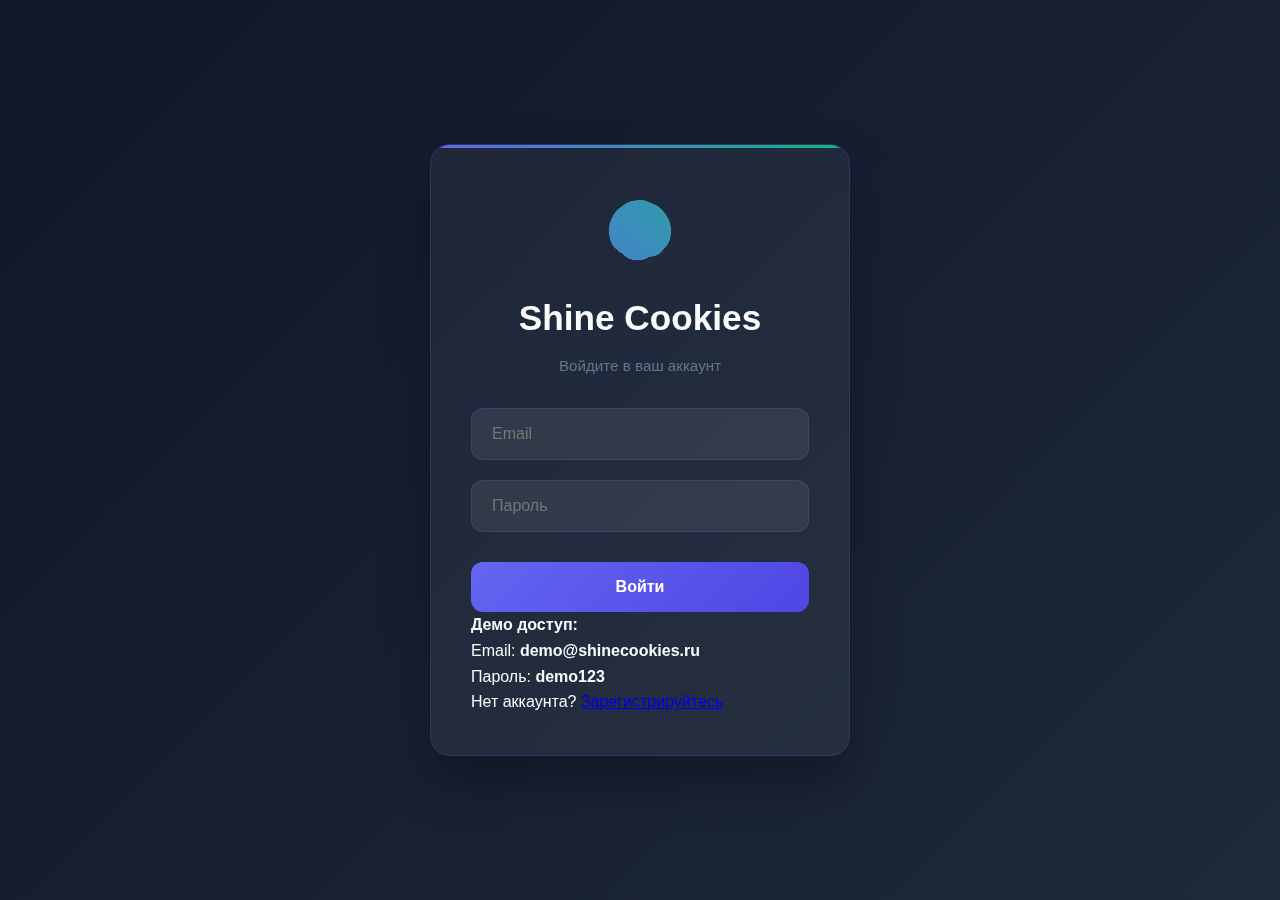
<file: index.html>
<!DOCTYPE html>
<html lang="ru">
<head>
    <meta charset="UTF-8">
    <meta name="viewport" content="width=device-width, initial-scale=1.0">
    <title>Вход - Shine Cookies</title>
    <link rel="stylesheet" href="style.css">
</head>
<body>
    <div class="auth-container">
        <div class="auth-card">
            <div class="auth-header">
                <span class="logo-icon">🍪</span>
                <h1>Shine Cookies</h1>
                <p>Войдите в ваш аккаунт</p>
            </div>

            <form id="loginForm" class="auth-form">
                <div class="form-group">
                    <input type="email" id="loginEmail" placeholder="Email" required class="form-input">
                </div>
                <div class="form-group">
                    <input type="password" id="loginPassword" placeholder="Пароль" required class="form-input">
                </div>
                <button type="submit" class="auth-btn">Войти</button>
            </form>

            <div class="demo-credentials">
                <p><strong>Демо доступ:</strong></p>
                <p>Email: <strong>demo@shinecookies.ru</strong></p>
                <p>Пароль: <strong>demo123</strong></p>
            </div>

            <div class="auth-footer">
                <p>Нет аккаунта? <a href="register.html" class="auth-link">Зарегистрируйтесь</a></p>
            </div>
        </div>
    </div>

    <div class="bg-elements">
        <div class="bg-circle circle-1"></div>
        <div class="bg-circle circle-2"></div>
        <div class="bg-circle circle-3"></div>
    </div>

    <script src="auth.js"></script>
    <script>
        document.addEventListener('DOMContentLoaded', function() {
            // Проверить авторизацию при загрузке
            if (getCurrentUser()) {
                window.location.href = 'dashboard.html';
            }

            document.getElementById('loginForm').addEventListener('submit', function(e) {
                e.preventDefault();
                
                const email = document.getElementById('loginEmail').value;
                const password = document.getElementById('loginPassword').value;
                
                if (loginUser(email, password)) {
                    window.location.href = 'dashboard.html';
                }
            });
        });
    </script>
</body>
</html>
</file>
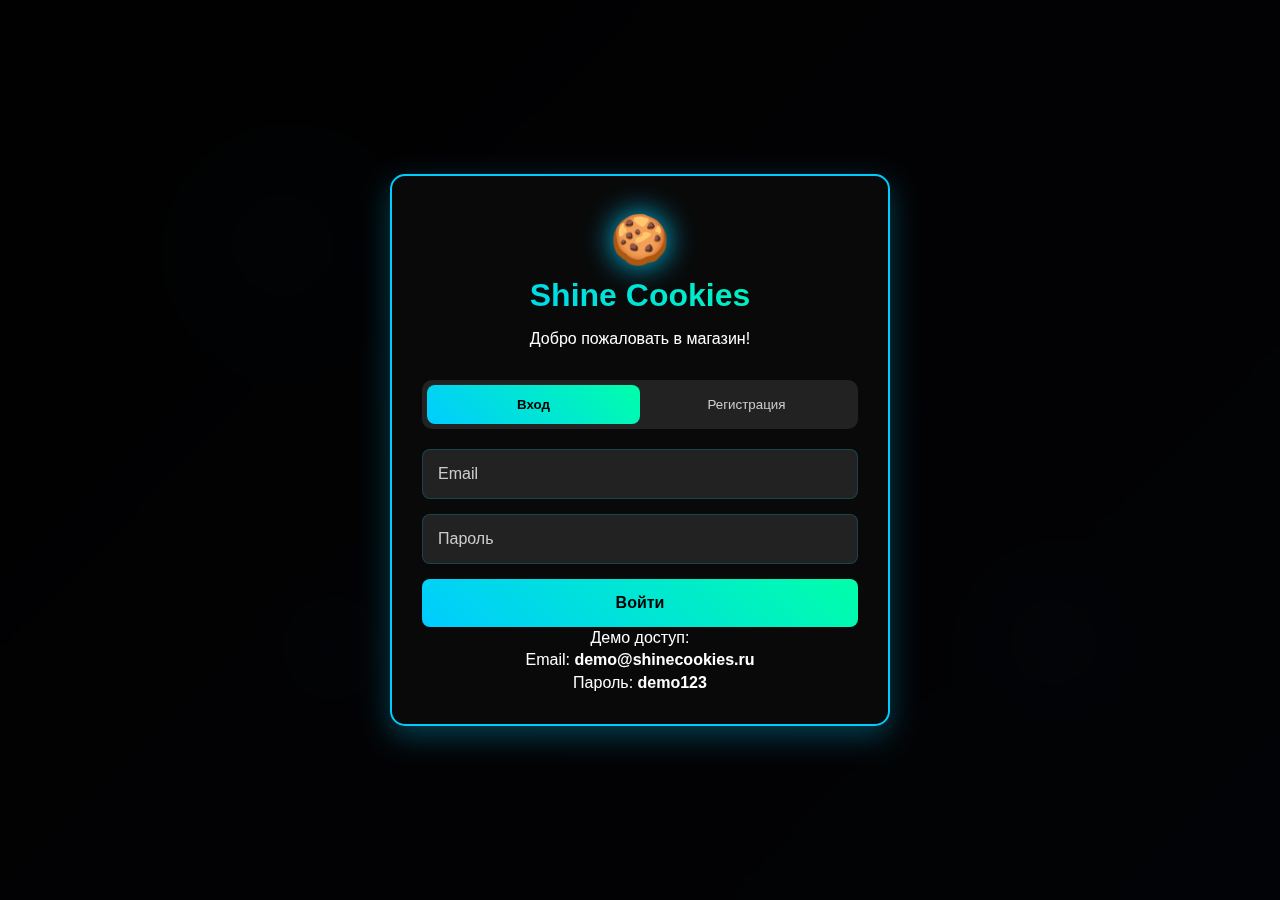
<file: sait/index.html>
<!DOCTYPE html>
<html lang="ru">
<head>
    <meta charset="UTF-8">
    <meta name="viewport" content="width=device-width, initial-scale=1.0">
    <title>Shine Cookies - Premium аккаунты</title>
    <link rel="stylesheet" href="style.css">
</head>
<body>
    <!-- Auth Modal -->
    <div id="authModal" class="modal-visible">
        <div class="modal-content auth-modal">
            <div class="auth-container">
                <div class="auth-header">
                    <span class="logo-icon">🍪</span>
                    <h2>Shine Cookies</h2>
                    <p>Добро пожаловать в магазин!</p>
                </div>
                
                <div class="auth-tabs">
                    <button class="tab-btn active" onclick="switchTab('login')">Вход</button>
                    <button class="tab-btn" onclick="switchTab('register')">Регистрация</button>
                </div>

                <!-- Login Form -->
                <form id="loginForm" class="auth-form active">
                    <div class="form-group">
                        <input type="email" id="loginEmail" placeholder="Email" required class="form-input">
                    </div>
                    <div class="form-group">
                        <input type="password" id="loginPassword" placeholder="Пароль" required class="form-input">
                    </div>
                    <button type="submit" class="auth-btn">Войти</button>
                    <div class="demo-credentials">
                        <p>Демо доступ:</p>
                        <p>Email: <strong>demo@shinecookies.ru</strong></p>
                        <p>Пароль: <strong>demo123</strong></p>
                    </div>
                </form>

                <!-- Register Form -->
                <form id="registerForm" class="auth-form">
                    <div class="form-group">
                        <input type="text" id="registerName" placeholder="Имя" required class="form-input">
                    </div>
                    <div class="form-group">
                        <input type="email" id="registerEmail" placeholder="Email" required class="form-input">
                    </div>
                    <div class="form-group">
                        <input type="password" id="registerPassword" placeholder="Пароль" minlength="6" required class="form-input">
                    </div>
                    <button type="submit" class="auth-btn">Зарегистрироваться</button>
                </form>
            </div>
        </div>
    </div>

    <!-- Main App -->
    <div id="mainApp" class="hidden">
        <!-- Header -->
        <header class="header">
            <div class="container">
                <div class="nav">
                    <div class="logo">
                        <span class="logo-icon">🍪</span>
                        <h1>Shine Cookies</h1>
                    </div>
                    <div class="user-info">
                        <div class="user-balance">
                            <span class="balance-label">Баланс:</span>
                            <span class="balance-amount" id="userBalance">0 руб.</span>
                            <button class="top-up-btn" onclick="showTopUpModal()">💳 Пополнить</button>
                        </div>
                        <div class="user-menu">
                            <span id="userName" class="user-name">Пользователь</span>
                            <button class="logout-btn" onclick="logout()">🚪 Выйти</button>
                        </div>
                    </div>
                    <div class="cart-section">
                        <div class="cart" onclick="showCart()">
                            <span class="cart-icon">🛒</span>
                            <div class="cart-info">
                                <div class="cart-text" id="cartText">CART IS EMPTY</div>
                                <div class="cart-subtext">Add some delicious cookies!</div>
                            </div>
                        </div>
                    </div>
                </div>
            </div>
        </header>

        <!-- Main Content -->
        <main class="main">
            <div class="container">
                <!-- Products Grid -->
                <section class="products-section">
                    <h2 class="section-title">🎮 Все товары</h2>
                    <div class="products-grid" id="productsGrid">
                        <!-- Products will be loaded from JavaScript -->
                    </div>
                </section>

                <!-- Sidebar -->
                <aside class="sidebar">
                    <div class="price-info">
                        <h3>SHINE COOKIES</h3>
                        <div class="prices">
                            <span class="current-price">65 руб.</span>
                            <span class="old-price">10 руб.</span>
                            <span class="old-price">12 руб.</span>
                            <span class="old-price">700 руб.</span>
                            <span class="old-price">230 руб.</span>
                        </div>
                    </div>

                    <div class="payment-info">
                        <h4>💳 Оплата</h4>
                        <p>Безопасные платежи через Platega</p>
                        <div class="payment-methods-list">
                            <div class="payment-method">💳 Банковские карты</div>
                            <div class="payment-method">🤖 Crypto Bot</div>
                            <div class="payment-method">📱 QIWI</div>
                            <div class="payment-method">🪙 ЮMoney</div>
                        </div>
                    </div>

                    <div class="stats">
                        <h4>📊 Статистика</h4>
                        <div class="stat-item">
                            <span>Товаров:</span>
                            <span id="productsCount">0</span>
                        </div>
                        <div class="stat-item">
                            <span>Покупок:</span>
                            <span id="purchasesCount">0</span>
                        </div>
                        <div class="stat-item">
                            <span>На счету:</span>
                            <span id="balanceAmount">0 руб.</span>
                        </div>
                    </div>
                </aside>
            </div>
        </main>

        <!-- Top Up Balance Modal -->
        <div id="topUpModal" class="modal-hidden">
            <div class="modal-content">
                <h3>💳 Пополнение баланса</h3>
                <div class="modal-form">
                    <div class="amount-selector">
                        <label>Сумма пополнения (руб.):</label>
                        <input type="number" id="topUpAmount" value="100" min="10" max="50000" class="modal-input">
                    </div>
                    <div class="payment-methods">
                        <h4>Способы оплаты:</h4>
                        <button onclick="processPlategaPayment()" class="payment-btn platega-pay">
                            💳 Platega (карты)
                        </button>
                        <button onclick="processCryptoPayment()" class="payment-btn crypto-pay">
                            🤖 Crypto Bot
                        </button>
                        <button onclick="processOtherPayment()" class="payment-btn other-pay">
                            📱 Другие методы
                        </button>
                    </div>
                    <div class="modal-buttons">
                        <button onclick="closeTopUpModal()" class="modal-cancel-btn">❌ Отмена</button>
                    </div>
                </div>
            </div>
        </div>

        <!-- Platega Payment Modal -->
        <div id="plategaModal" class="modal-hidden">
            <div class="modal-content platega-modal">
                <h3>💳 Оплата через Platega</h3>
                <div class="payment-form">
                    <div class="form-group">
                        <label>Номер карты:</label>
                        <input type="text" id="cardNumber" placeholder="0000 0000 0000 0000" class="form-input" maxlength="19">
                    </div>
                    <div class="form-row">
                        <div class="form-group">
                            <label>Срок действия:</label>
                            <input type="text" id="cardExpiry" placeholder="ММ/ГГ" class="form-input" maxlength="5">
                        </div>
                        <div class="form-group">
                            <label>CVV:</label>
                            <input type="text" id="cardCvv" placeholder="000" class="form-input" maxlength="3">
                        </div>
                    </div>
                    <div class="form-group">
                        <label>Сумма к оплате:</label>
                        <div class="amount-display" id="plategaAmount">100 руб.</div>
                    </div>
                    <div class="payment-buttons">
                        <button onclick="processCardPayment()" class="pay-now-btn">💳 Оплатить сейчас</button>
                        <button onclick="closePlategaModal()" class="modal-cancel-btn">❌ Отмена</button>
                    </div>
                    <div class="security-notice">
                        🔒 Безопасные платежи через Platega. Ваши данные защищены.
                    </div>
                </div>
            </div>
        </div>
    </div>

    <!-- Background Elements -->
    <div class="bg-elements">
        <div class="bg-circle circle-1"></div>
        <div class="bg-circle circle-2"></div>
        <div class="bg-circle circle-3"></div>
    </div>

    <script src="script.js"></script>
</body>
</html>
</file>
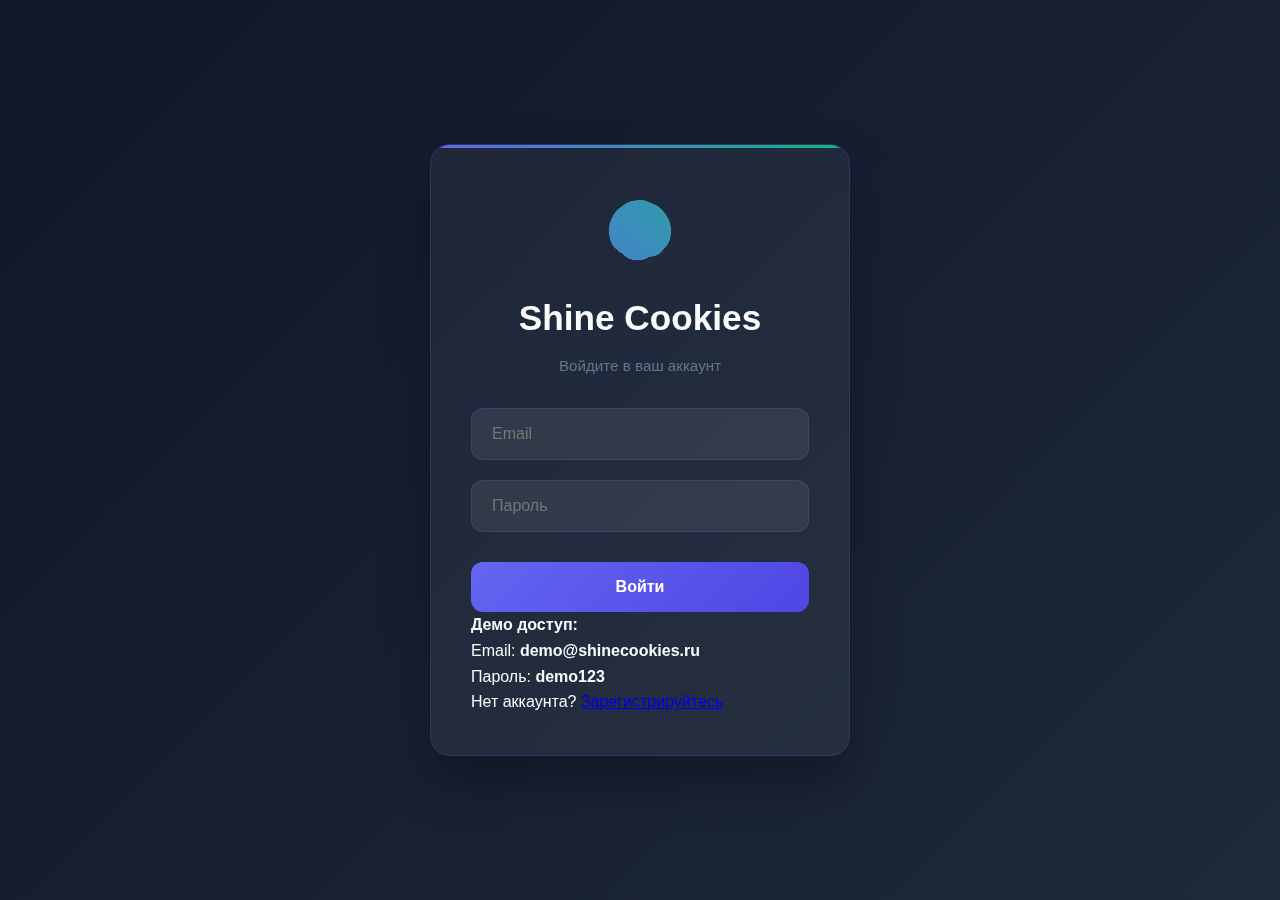
<file: dashboard.html>
<!DOCTYPE html>
<html lang="ru">
<head>
    <meta charset="UTF-8">
    <meta name="viewport" content="width=device-width, initial-scale=1.0">
    <title>Магазин - Shine Cookies</title>
    <link rel="stylesheet" href="style.css">
    <link href="https://cdnjs.cloudflare.com/ajax/libs/font-awesome/6.0.0/css/all.min.css" rel="stylesheet">
</head>
<body>
    <!-- Header -->
    <header class="header">
        <div class="nav">
            <div class="logo">
                <i class="fas fa-cookie-bite" style="color: #6366f1;"></i>
                <span>Shine Cookies</span>
            </div>
            <div class="user-info">
                <div class="user-balance">
                    <i class="fas fa-wallet"></i>
                    <span>Баланс:</span>
                    <span class="balance-amount" id="userBalance">0 руб.</span>
                    <button class="top-up-btn" onclick="showTopUpModal()">
                        <i class="fas fa-plus"></i> Пополнить
                    </button>
                </div>
                <div class="user-menu">
                    <span id="userName" class="user-name">Пользователь</span>
                    <button class="logout-btn" onclick="logout()">
                        <i class="fas fa-sign-out-alt"></i> Выйти
                    </button>
                </div>
            </div>
        </div>
    </header>

    <!-- Main Content -->
    <main class="main">
        <!-- Profile Section -->
        <section class="profile-section">
            <div class="profile-header">
                <div class="profile-avatar">
                    <i class="fas fa-user"></i>
                </div>
                <div class="profile-info">
                    <h2 id="profileName">Пользователь</h2>
                    <p id="profileEmail" style="color: var(--gray);">email@example.com</p>
                </div>
            </div>
            
            <div class="profile-stats">
                <div class="stat-card">
                    <div class="stat-value" id="statBalance">0</div>
                    <div class="stat-label">Текущий баланс</div>
                </div>
                <div class="stat-card">
                    <div class="stat-value" id="statPurchases">0</div>
                    <div class="stat-label">Всего покупок</div>
                </div>
                <div class="stat-card">
                    <div class="stat-value" id="statSpent">0</div>
                    <div class="stat-label">Потрачено всего</div>
                </div>
                <div class="stat-card">
                    <div class="stat-value" id="statSince">0</div>
                    <div class="stat-label">Дней с нами</div>
                </div>
            </div>
        </section>

        <!-- Products Section -->
        <h2 class="section-title">
            <i class="fas fa-gamepad"></i> Premium Аккаунты
        </h2>
        
        <div class="products-grid" id="productsGrid">
            <!-- Товары загружаются через JavaScript -->
        </div>
    </main>

    <!-- Payment Modal -->
    <div id="paymentModal" class="modal">
        <div class="modal-content">
            <button class="close-modal" onclick="closePaymentModal()">&times;</button>
            <h3><i class="fas fa-credit-card"></i> Пополнение баланса</h3>
            
            <div class="amount-selector" style="margin: 25px 0;">
                <label style="display: block; margin-bottom: 10px; color: var(--primary); font-weight: 600;">
                    Сумма пополнения (руб.):
                </label>
                <input type="number" id="topUpAmount" value="500" min="50" max="10000" 
                       class="modal-input" style="font-size: 1.2rem; font-weight: 600;">
            </div>

            <div class="payment-methods">
                <div class="payment-method" onclick="selectPaymentMethod('crypto')">
                    <div class="payment-icon">🤖</div>
                    <div style="font-weight: 600;">Crypto Bot</div>
                    <div style="font-size: 0.8rem; color: var(--gray); margin-top: 5px;">USDT • BTC • ETH</div>
                </div>
                <div class="payment-method" onclick="selectPaymentMethod('card')">
                    <div class="payment-icon">💳</div>
                    <div style="font-weight: 600;">Банковская карта</div>
                    <div style="font-size: 0.8rem; color: var(--gray); margin-top: 5px;">Visa • Mastercard • МИР</div>
                </div>
                <div class="payment-method" onclick="selectPaymentMethod('qiwi')">
                    <div class="payment-icon">📱</div>
                    <div style="font-weight: 600;">QIWI Кошелек</div>
                    <div style="font-size: 0.8rem; color: var(--gray); margin-top: 5px;">Мгновенное пополнение</div>
                </div>
            </div>

            <button id="processPaymentBtn" class="auth-btn" style="margin-top: 20px;" onclick="processPayment()">
                <i class="fas fa-lock"></i> Перейти к оплате
            </button>
        </div>
    </div>

    <script src="auth.js"></script>
    <script src="dashboard.js"></script>
</body>
</html>
</file>
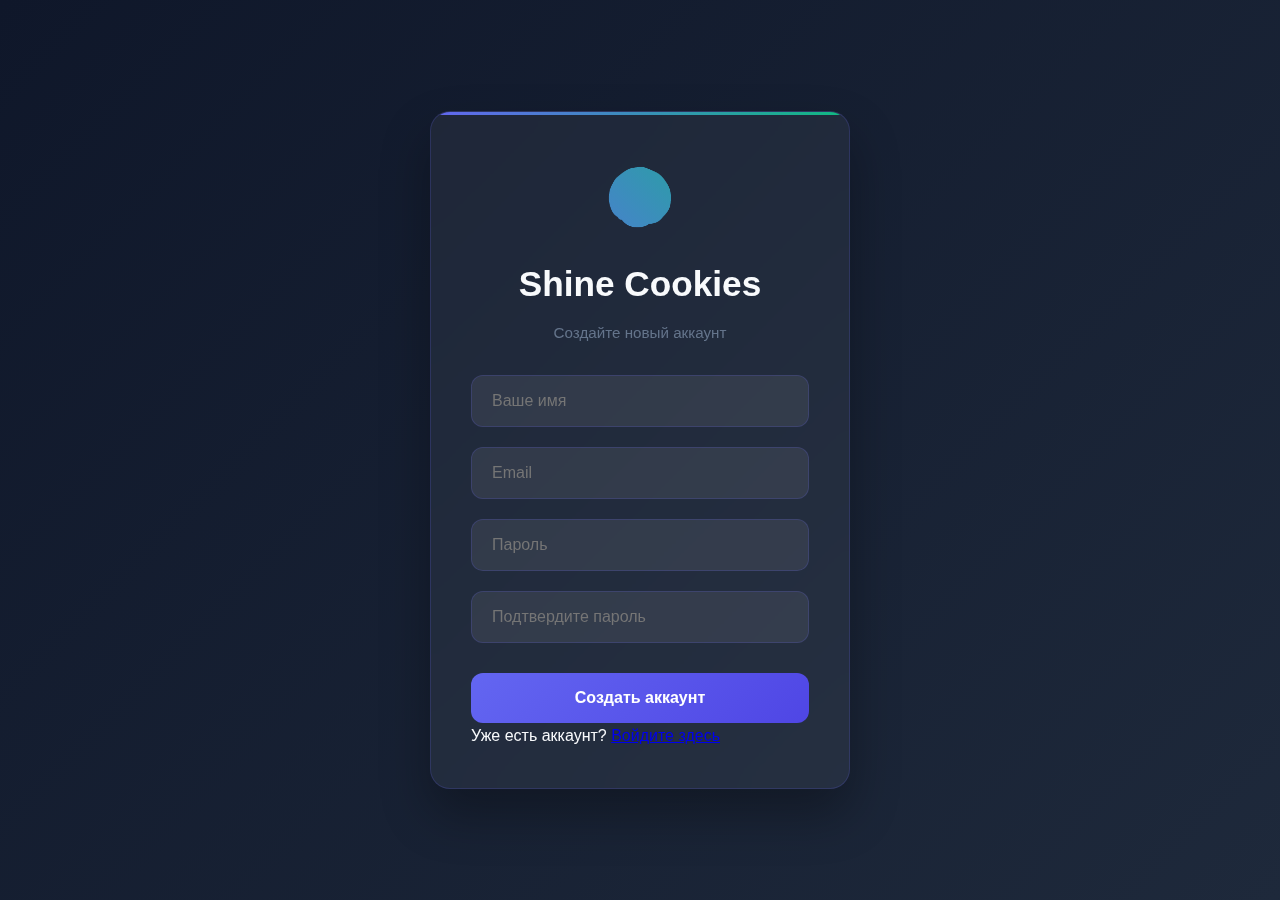
<file: register.html>
<!DOCTYPE html>
<html lang="ru">
<head>
    <meta charset="UTF-8">
    <meta name="viewport" content="width=device-width, initial-scale=1.0">
    <title>Регистрация - Shine Cookies</title>
    <link rel="stylesheet" href="style.css">
</head>
<body>
    <div class="auth-container">
        <div class="auth-card">
            <div class="auth-header">
                <span class="logo-icon">🍪</span>
                <h1>Shine Cookies</h1>
                <p>Создайте новый аккаунт</p>
            </div>

            <form id="registerForm" class="auth-form">
                <div class="form-group">
                    <input type="text" id="registerName" placeholder="Ваше имя" required class="form-input">
                </div>
                <div class="form-group">
                    <input type="email" id="registerEmail" placeholder="Email" required class="form-input">
                </div>
                <div class="form-group">
                    <input type="password" id="registerPassword" placeholder="Пароль" minlength="6" required class="form-input">
                </div>
                <div class="form-group">
                    <input type="password" id="confirmPassword" placeholder="Подтвердите пароль" required class="form-input">
                </div>
                <button type="submit" class="auth-btn">Создать аккаунт</button>
            </form>

            <div class="auth-footer">
                <p>Уже есть аккаунт? <a href="index.html" class="auth-link">Войдите здесь</a></p>
            </div>
        </div>
    </div>

    <div class="bg-elements">
        <div class="bg-circle circle-1"></div>
        <div class="bg-circle circle-2"></div>
        <div class="bg-circle circle-3"></div>
    </div>

    <script src="auth.js"></script>
    <script>
        document.getElementById('registerForm').addEventListener('submit', function(e) {
            e.preventDefault();
            
            const name = document.getElementById('registerName').value;
            const email = document.getElementById('registerEmail').value;
            const password = document.getElementById('registerPassword').value;
            const confirmPassword = document.getElementById('confirmPassword').value;
            
            if (registerUser(name, email, password, confirmPassword)) {
                window.location.href = 'dashboard.html';
            }
        });

        // Если уже авторизован - перенаправить
        if (getCurrentUser()) {
            window.location.href = 'dashboard.html';
        }
    </script>
</body>
</html>
</file>
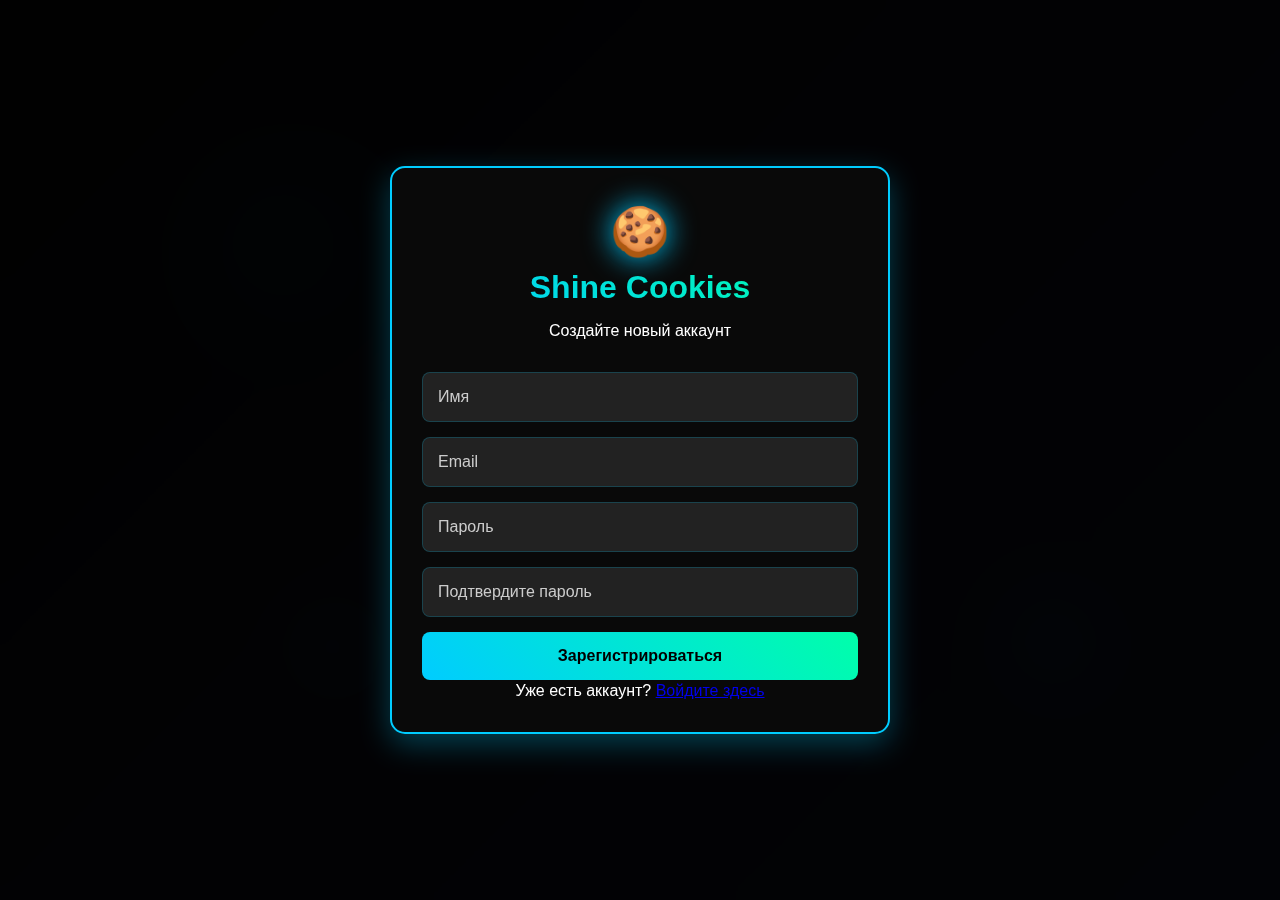
<file: sait/register.html>
<!DOCTYPE html>
<html lang="ru">
<head>
    <meta charset="UTF-8">
    <meta name="viewport" content="width=device-width, initial-scale=1.0">
    <title>Регистрация - Shine Cookies</title>
    <link rel="stylesheet" href="style.css">
</head>
<body>
    <!-- Auth Modal -->
    <div id="authModal" class="modal-visible">
        <div class="modal-content auth-modal">
            <div class="auth-container">
                <div class="auth-header">
                    <span class="logo-icon">🍪</span>
                    <h2>Shine Cookies</h2>
                    <p>Создайте новый аккаунт</p>
                </div>
                
                <!-- Register Form -->
                <form id="registerForm" class="auth-form active">
                    <div class="form-group">
                        <input type="text" id="registerName" placeholder="Имя" required class="form-input">
                    </div>
                    <div class="form-group">
                        <input type="email" id="registerEmail" placeholder="Email" required class="form-input">
                    </div>
                    <div class="form-group">
                        <input type="password" id="registerPassword" placeholder="Пароль" minlength="6" required class="form-input">
                    </div>
                    <div class="form-group">
                        <input type="password" id="confirmPassword" placeholder="Подтвердите пароль" minlength="6" required class="form-input">
                    </div>
                    <button type="submit" class="auth-btn">Зарегистрироваться</button>
                    
                    <div class="auth-links">
                        <p>Уже есть аккаунт? <a href="index.html" class="auth-link">Войдите здесь</a></p>
                    </div>
                </form>
            </div>
        </div>
    </div>
<!-- В index.html и register.html добавьте: -->
<script src="auth.js"></script>
    <!-- Background Elements -->
    <div class="bg-elements">
        <div class="bg-circle circle-1"></div>
        <div class="bg-circle circle-2"></div>
        <div class="bg-circle circle-3"></div>
    </div>

    <script src="script.js"></script>
    <script>
        // Специальный скрипт для страницы регистрации
        document.addEventListener('DOMContentLoaded', function() {
            console.log('Страница регистрации загружена');
            
            // Проверяем, не авторизован ли пользователь
            const currentUser = JSON.parse(localStorage.getItem('currentUser'));
            if (currentUser) {
                // Если авторизован, перенаправляем на главную
                window.location.href = 'index.html';
                return;
            }

            // Обработка формы регистрации
            document.getElementById('registerForm').addEventListener('submit', function(e) {
                e.preventDefault();
                console.log('Отправка формы регистрации со страницы регистрации');
                
                const name = document.getElementById('registerName').value;
                const email = document.getElementById('registerEmail').value;
                const password = document.getElementById('registerPassword').value;
                const confirmPassword = document.getElementById('confirmPassword').value;

                console.log('Данные регистрации:', { name, email, password, confirmPassword });

                // Валидация email
                if (!isValidEmail(email)) {
                    showNotification('❌ Введите корректный email адрес');
                    return;
                }

                // Проверка совпадения паролей
                if (password !== confirmPassword) {
                    showNotification('❌ Пароли не совпадают');
                    return;
                }

                // Проверка существования пользователя
                const users = JSON.parse(localStorage.getItem('users')) || [];
                if (users.find(user => user.email === email)) {
                    showNotification('❌ Пользователь с таким email уже существует');
                    return;
                }

                // Создание нового пользователя
                const newUser = {
                    id: Date.now(),
                    name: name,
                    email: email,
                    password: password,
                    balance: 0,
                    purchases: [],
                    registrationDate: new Date().toISOString()
                };

                users.push(newUser);
                localStorage.setItem('users', JSON.stringify(users));
                
                localStorage.setItem('currentUser', JSON.stringify(newUser));
                
                console.log('Новый пользователь зарегистрирован:', newUser);
                showNotification('✅ Регистрация успешна! Перенаправляем...');
                
                // Перенаправление на главную страницу
                setTimeout(() => {
                    window.location.href = 'index.html';
                }, 1500);
            });

            // Функция валидации email
            function isValidEmail(email) {
                const emailRegex = /^[^\s@]+@[^\s@]+\.[^\s@]+$/;
                return emailRegex.test(email);
            }

            // Функция показа уведомлений
            function showNotification(message) {
                const notification = document.createElement('div');
                notification.style.cssText = `
                    position: fixed;
                    top: 20px;
                    right: 20px;
                    background: linear-gradient(45deg, #00ccff, #00ffaa);
                    color: #000;
                    padding: 15px 25px;
                    border-radius: 10px;
                    font-weight: bold;
                    z-index: 1000;
                    animation: slideInRight 0.3s ease;
                    border: 1px solid #00ccff;
                    box-shadow: 0 5px 15px rgba(0, 204, 255, 0.3);
                `;
                
                notification.textContent = message;
                document.body.appendChild(notification);
                
                setTimeout(() => {
                    notification.style.animation = 'slideOutRight 0.3s ease';
                    setTimeout(() => notification.remove(), 300);
                }, 3000);
            }
        });
    </script>
</body>
</html>
</file>
<file: style.css>
* {
    margin: 0;
    padding: 0;
    box-sizing: border-box;
}

:root {
    --primary: #6366f1;
    --primary-dark: #4f46e5;
    --secondary: #10b981;
    --accent: #f59e0b;
    --dark: #0f172a;
    --light: #f8fafc;
    --gray: #64748b;
}

body {
    font-family: 'Inter', 'Segoe UI', sans-serif;
    background: linear-gradient(135deg, #0f172a 0%, #1e293b 100%);
    color: var(--light);
    line-height: 1.6;
    min-height: 100vh;
}

/* Auth Pages */
.auth-container {
    display: flex;
    align-items: center;
    justify-content: center;
    min-height: 100vh;
    padding: 20px;
}

.auth-card {
    background: rgba(255, 255, 255, 0.05);
    backdrop-filter: blur(20px);
    border: 1px solid rgba(99, 102, 241, 0.2);
    border-radius: 20px;
    padding: 40px;
    width: 100%;
    max-width: 420px;
    box-shadow: 0 25px 50px rgba(0, 0, 0, 0.3);
    position: relative;
    overflow: hidden;
}

.auth-card::before {
    content: '';
    position: absolute;
    top: 0;
    left: 0;
    right: 0;
    height: 3px;
    background: linear-gradient(90deg, var(--primary), var(--secondary));
}

.auth-header {
    text-align: center;
    margin-bottom: 30px;
}

.logo-icon {
    font-size: 3.5rem;
    background: linear-gradient(45deg, var(--primary), var(--secondary));
    -webkit-background-clip: text;
    -webkit-text-fill-color: transparent;
    display: block;
    margin-bottom: 15px;
}

.auth-header h1 {
    font-size: 2.2rem;
    font-weight: 700;
    margin-bottom: 8px;
}

.auth-header p {
    color: var(--gray);
    font-size: 0.95rem;
}

.form-group {
    margin-bottom: 20px;
}

.form-input {
    width: 100%;
    padding: 16px 20px;
    border: 1px solid rgba(99, 102, 241, 0.2);
    border-radius: 12px;
    background: rgba(255, 255, 255, 0.08);
    color: var(--light);
    font-size: 1rem;
    transition: all 0.3s ease;
}

.form-input:focus {
    border-color: var(--primary);
    outline: none;
    box-shadow: 0 0 0 3px rgba(99, 102, 241, 0.1);
    background: rgba(255, 255, 255, 0.12);
}

.auth-btn {
    width: 100%;
    padding: 16px;
    background: linear-gradient(135deg, var(--primary), var(--primary-dark));
    color: white;
    border: none;
    border-radius: 12px;
    font-weight: 600;
    font-size: 1rem;
    cursor: pointer;
    transition: all 0.3s ease;
    margin-top: 10px;
}

.auth-btn:hover {
    transform: translateY(-2px);
    box-shadow: 0 10px 25px rgba(99, 102, 241, 0.4);
}

/* Dashboard */
.header {
    background: rgba(15, 23, 42, 0.95);
    backdrop-filter: blur(20px);
    border-bottom: 1px solid rgba(99, 102, 241, 0.2);
    padding: 15px 0;
    position: sticky;
    top: 0;
    z-index: 1000;
}

.nav {
    display: flex;
    justify-content: space-between;
    align-items: center;
    max-width: 1200px;
    margin: 0 auto;
    padding: 0 20px;
}

.logo {
    display: flex;
    align-items: center;
    gap: 12px;
    font-weight: 700;
    font-size: 1.4rem;
}

.user-info {
    display: flex;
    align-items: center;
    gap: 20px;
}

.user-balance {
    display: flex;
    align-items: center;
    gap: 12px;
    background: rgba(99, 102, 241, 0.1);
    padding: 10px 18px;
    border-radius: 12px;
    border: 1px solid rgba(99, 102, 241, 0.3);
}

.balance-amount {
    font-weight: 700;
    color: var(--secondary);
    font-size: 1.1rem;
}

.top-up-btn {
    background: linear-gradient(135deg, var(--primary), var(--primary-dark));
    color: white;
    border: none;
    padding: 10px 20px;
    border-radius: 10px;
    font-weight: 600;
    cursor: pointer;
    transition: all 0.3s ease;
}

.top-up-btn:hover {
    transform: translateY(-2px);
    box-shadow: 0 5px 15px rgba(99, 102, 241, 0.4);
}

.user-menu {
    display: flex;
    align-items: center;
    gap: 15px;
}

.user-name {
    color: var(--primary);
    font-weight: 600;
}

.logout-btn {
    background: rgba(239, 68, 68, 0.1);
    color: #ef4444;
    border: 1px solid rgba(239, 68, 68, 0.3);
    padding: 8px 16px;
    border-radius: 8px;
    cursor: pointer;
    transition: all 0.3s ease;
}

.logout-btn:hover {
    background: rgba(239, 68, 68, 0.2);
}

/* Products Grid */
.main {
    max-width: 1200px;
    margin: 0 auto;
    padding: 40px 20px;
}

.section-title {
    text-align: center;
    font-size: 2.5rem;
    font-weight: 700;
    margin-bottom: 40px;
    background: linear-gradient(135deg, var(--primary), var(--secondary));
    -webkit-background-clip: text;
    -webkit-text-fill-color: transparent;
}

.products-grid {
    display: grid;
    grid-template-columns: repeat(auto-fit, minmax(320px, 1fr));
    gap: 25px;
    margin-bottom: 40px;
}

.product-card {
    background: rgba(255, 255, 255, 0.05);
    border-radius: 20px;
    border: 1px solid rgba(99, 102, 241, 0.2);
    backdrop-filter: blur(20px);
    transition: all 0.3s ease;
    overflow: hidden;
    position: relative;
}

.product-card::before {
    content: '';
    position: absolute;
    top: 0;
    left: 0;
    right: 0;
    height: 4px;
    background: linear-gradient(90deg, var(--primary), var(--secondary));
}

.product-card:hover {
    transform: translateY(-8px);
    border-color: var(--primary);
    box-shadow: 0 20px 40px rgba(99, 102, 241, 0.2);
}

.product-image {
    width: 100%;
    height: 200px;
    background: linear-gradient(135deg, #1e293b, #334155);
    display: flex;
    align-items: center;
    justify-content: center;
    overflow: hidden;
    position: relative;
}

.product-image img {
    width: 100%;
    height: 100%;
    object-fit: cover;
    transition: transform 0.3s ease;
}

.product-card:hover .product-image img {
    transform: scale(1.05);
}

.product-badge {
    position: absolute;
    top: 15px;
    right: 15px;
    background: linear-gradient(135deg, var(--accent), #f97316);
    color: white;
    padding: 6px 12px;
    border-radius: 20px;
    font-size: 0.8rem;
    font-weight: 600;
}

.product-info {
    padding: 25px;
}

.product-header {
    display: flex;
    justify-content: space-between;
    align-items: flex-start;
    margin-bottom: 15px;
}

.product-name {
    color: var(--light);
    font-weight: 700;
    font-size: 1.3rem;
    flex: 1;
}

.product-price {
    background: linear-gradient(135deg, var(--secondary), #059669);
    color: white;
    padding: 8px 16px;
    border-radius: 15px;
    font-weight: 700;
    font-size: 1.1rem;
    margin-left: 15px;
}

.product-features {
    margin: 20px 0;
}

.feature {
    color: var(--gray);
    font-size: 0.9rem;
    margin: 8px 0;
    display: flex;
    align-items: center;
    gap: 10px;
}

.feature::before {
    content: '✓';
    color: var(--secondary);
    font-weight: bold;
    font-size: 1rem;
}

.buy-button {
    width: 100%;
    padding: 14px;
    background: linear-gradient(135deg, var(--primary), var(--primary-dark));
    color: white;
    border: none;
    border-radius: 12px;
    font-weight: 600;
    font-size: 1rem;
    cursor: pointer;
    transition: all 0.3s ease;
    margin-top: 10px;
}

.buy-button:hover:not(:disabled) {
    transform: translateY(-2px);
    box-shadow: 0 8px 20px rgba(99, 102, 241, 0.4);
}

.buy-button:disabled {
    background: var(--gray);
    cursor: not-allowed;
    transform: none;
}

/* Profile Section */
.profile-section {
    background: rgba(255, 255, 255, 0.05);
    border-radius: 20px;
    padding: 30px;
    border: 1px solid rgba(99, 102, 241, 0.2);
    backdrop-filter: blur(20px);
    margin-bottom: 30px;
}

.profile-header {
    display: flex;
    align-items: center;
    gap: 20px;
    margin-bottom: 30px;
}

.profile-avatar {
    width: 80px;
    height: 80px;
    background: linear-gradient(135deg, var(--primary), var(--secondary));
    border-radius: 50%;
    display: flex;
    align-items: center;
    justify-content: center;
    font-size: 2rem;
    color: white;
}

.profile-info h2 {
    font-size: 1.8rem;
    margin-bottom: 5px;
}

.profile-stats {
    display: grid;
    grid-template-columns: repeat(auto-fit, minmax(200px, 1fr));
    gap: 20px;
    margin-bottom: 30px;
}

.stat-card {
    background: rgba(255, 255, 255, 0.08);
    padding: 20px;
    border-radius: 15px;
    text-align: center;
    border: 1px solid rgba(99, 102, 241, 0.2);
}

.stat-value {
    font-size: 2rem;
    font-weight: 700;
    color: var(--primary);
    margin-bottom: 5px;
}

.stat-label {
    color: var(--gray);
    font-size: 0.9rem;
}

/* Payment Methods */
.payment-methods {
    display: grid;
    grid-template-columns: repeat(auto-fit, minmax(200px, 1fr));
    gap: 15px;
    margin: 25px 0;
}

.payment-method {
    background: rgba(255, 255, 255, 0.08);
    border: 1px solid rgba(99, 102, 241, 0.2);
    border-radius: 12px;
    padding: 20px;
    text-align: center;
    cursor: pointer;
    transition: all 0.3s ease;
}

.payment-method:hover {
    border-color: var(--primary);
    background: rgba(99, 102, 241, 0.1);
    transform: translateY(-2px);
}

.payment-method.active {
    border-color: var(--primary);
    background: rgba(99, 102, 241, 0.15);
}

.payment-icon {
    font-size: 2rem;
    margin-bottom: 10px;
}

/* Modal Improvements */
.modal {
    display: none;
    position: fixed;
    top: 0;
    left: 0;
    width: 100%;
    height: 100%;
    background: rgba(0, 0, 0, 0.8);
    backdrop-filter: blur(10px);
    z-index: 2000;
    align-items: center;
    justify-content: center;
    padding: 20px;
}

.modal-content {
    background: rgba(15, 23, 42, 0.95);
    border: 1px solid rgba(99, 102, 241, 0.3);
    border-radius: 20px;
    padding: 30px;
    max-width: 500px;
    width: 100%;
    box-shadow: 0 25px 50px rgba(0, 0, 0, 0.5);
    position: relative;
}

.modal-content::before {
    content: '';
    position: absolute;
    top: 0;
    left: 0;
    right: 0;
    height: 4px;
    background: linear-gradient(90deg, var(--primary), var(--secondary));
    border-radius: 20px 20px 0 0;
}

.close-modal {
    position: absolute;
    top: 15px;
    right: 15px;
    background: none;
    border: none;
    color: var(--gray);
    font-size: 1.5rem;
    cursor: pointer;
    transition: color 0.3s ease;
}

.close-modal:hover {
    color: var(--light);
}

/* Responsive */
@media (max-width: 768px) {
    .nav {
        flex-direction: column;
        gap: 15px;
    }
    
    .user-info {
        flex-direction: column;
        gap: 15px;
    }
    
    .products-grid {
        grid-template-columns: 1fr;
    }
    
    .auth-card {
        padding: 30px 20px;
    }
    
    .profile-header {
        flex-direction: column;
        text-align: center;
    }
}
</file>
<file: sait/style.css>
* {
    margin: 0;
    padding: 0;
    box-sizing: border-box;
}

body {
    font-family: 'Segoe UI', Tahoma, Geneva, Verdana, sans-serif;
    background: linear-gradient(135deg, #0a0a0a 0%, #1a1a2e 50%, #16213e 100%);
    color: #ffffff;
    line-height: 1.4;
    min-height: 100vh;
    position: relative;
    overflow-x: hidden;
}

.container {
    max-width: 1400px;
    margin: 0 auto;
    padding: 0 20px;
}

.hidden {
    display: none !important;
}

/* Background Elements */
.bg-elements {
    position: fixed;
    top: 0;
    left: 0;
    width: 100%;
    height: 100%;
    pointer-events: none;
    z-index: -1;
}

.bg-circle {
    position: absolute;
    border-radius: 50%;
    background: radial-gradient(circle, rgba(0, 204, 255, 0.1) 0%, transparent 70%);
    animation: float 6s ease-in-out infinite;
}

.circle-1 {
    width: 300px;
    height: 300px;
    top: 10%;
    left: 10%;
    animation-delay: 0s;
}

.circle-2 {
    width: 200px;
    height: 200px;
    top: 60%;
    right: 10%;
    animation-delay: 2s;
}

.circle-3 {
    width: 150px;
    height: 150px;
    bottom: 20%;
    left: 20%;
    animation-delay: 4s;
}

@keyframes float {
    0%, 100% { transform: translateY(0px) scale(1); }
    50% { transform: translateY(-20px) scale(1.05); }
}

/* Auth Modal */
.modal-visible {
    display: flex;
    position: fixed;
    top: 0;
    left: 0;
    width: 100%;
    height: 100%;
    background: rgba(0, 0, 0, 0.9);
    backdrop-filter: blur(10px);
    z-index: 1000;
    align-items: center;
    justify-content: center;
}

.modal-hidden {
    display: none;
}

.auth-modal {
    max-width: 400px;
    width: 90%;
}

.auth-container {
    text-align: center;
}

.auth-header {
    margin-bottom: 30px;
}

.auth-header .logo-icon {
    font-size: 3rem;
    filter: drop-shadow(0 0 15px #00ccff);
    margin-bottom: 10px;
}

.auth-header h2 {
    background: linear-gradient(45deg, #00ccff, #00ffaa);
    -webkit-background-clip: text;
    -webkit-text-fill-color: transparent;
    background-clip: text;
    font-size: 2rem;
    margin-bottom: 10px;
}

.auth-tabs {
    display: flex;
    margin-bottom: 20px;
    background: rgba(255, 255, 255, 0.1);
    border-radius: 10px;
    padding: 5px;
}

.tab-btn {
    flex: 1;
    padding: 12px;
    border: none;
    background: transparent;
    color: #ccc;
    cursor: pointer;
    border-radius: 8px;
    transition: all 0.3s ease;
}

.tab-btn.active {
    background: linear-gradient(45deg, #00ccff, #00ffaa);
    color: #000;
    font-weight: bold;
}

.auth-form {
    display: none;
}

.auth-form.active {
    display: block;
}

.form-group {
    margin-bottom: 15px;
}

.form-input {
    width: 100%;
    padding: 15px;
    border: 1px solid #00ccff33;
    border-radius: 8px;
    background: rgba(255, 255, 255, 0.1);
    color: white;
    font-size: 1rem;
    transition: all 0.3s ease;
}

.form-input:focus {
    border-color: #00ccff;
    outline: none;
    box-shadow: 0 0 10px rgba(0, 204, 255, 0.3);
}

.form-input::placeholder {
    color: #ccc;
}

.auth-btn {
    width: 100%;
    padding: 15px;
    background: linear-gradient(45deg, #00ccff, #00ffaa);
    color: #000;
    border: none;
    border-radius: 8px;
    font-weight: bold;
    cursor: pointer;
    transition: all 0.3s ease;
    font-size: 1rem;
}

.auth-btn:hover {
    transform: scale(1.02);
    box-shadow: 0 5px 15px rgba(0, 204, 255, 0.4);
}

/* Header */
.header {
    background: rgba(10, 10, 10, 0.9);
    backdrop-filter: blur(10px);
    border-bottom: 1px solid #00ccff33;
    padding: 15px 0;
    position: sticky;
    top: 0;
    z-index: 100;
}

.nav {
    display: flex;
    justify-content: space-between;
    align-items: center;
    gap: 20px;
}

.logo {
    display: flex;
    align-items: center;
    gap: 15px;
}

.logo-icon {
    font-size: 2.5rem;
    filter: drop-shadow(0 0 10px #00ccff);
}

.logo h1 {
    background: linear-gradient(45deg, #00ccff, #00ffaa);
    -webkit-background-clip: text;
    -webkit-text-fill-color: transparent;
    background-clip: text;
    font-size: 2rem;
    font-weight: bold;
}

.user-info {
    display: flex;
    align-items: center;
    gap: 20px;
}

.user-balance {
    display: flex;
    align-items: center;
    gap: 10px;
    background: rgba(255, 255, 255, 0.05);
    padding: 10px 15px;
    border-radius: 10px;
    border: 1px solid #00ccff33;
}

.balance-label {
    font-size: 0.8rem;
    color: #ccc;
}

.balance-amount {
    font-weight: bold;
    color: #00ffaa;
    font-size: 1rem;
}

.top-up-btn {
    background: linear-gradient(45deg, #00ccff, #00ffaa);
    color: #000;
    border: none;
    padding: 6px 12px;
    border-radius: 6px;
    font-weight: bold;
    cursor: pointer;
    transition: all 0.3s ease;
    font-size: 0.8rem;
}

.top-up-btn:hover {
    transform: scale(1.05);
    box-shadow: 0 5px 15px rgba(0, 204, 255, 0.4);
}

.user-menu {
    display: flex;
    align-items: center;
    gap: 10px;
}

.user-name {
    color: #00ccff;
    font-weight: bold;
}

.logout-btn {
    background: rgba(255, 50, 50, 0.2);
    color: #ff6b6b;
    border: 1px solid #ff6b6b;
    padding: 6px 12px;
    border-radius: 6px;
    cursor: pointer;
    transition: all 0.3s ease;
    font-size: 0.8rem;
}

.logout-btn:hover {
    background: rgba(255, 50, 50, 0.3);
}

.cart {
    display: flex;
    align-items: center;
    gap: 15px;
    background: rgba(255, 255, 255, 0.05);
    padding: 12px 20px;
    border-radius: 10px;
    border: 1px solid #00ccff33;
    backdrop-filter: blur(10px);
    transition: all 0.3s ease;
    cursor: pointer;
}

.cart:hover {
    border-color: #00ccff;
    transform: translateY(-2px);
    box-shadow: 0 5px 15px rgba(0, 204, 255, 0.2);
}

.cart-icon {
    font-size: 1.5rem;
}

.cart-text {
    font-weight: bold;
    color: #00ccff;
}

.cart-subtext {
    font-size: 0.8rem;
    color: #ccc;
}

/* Main Content */
.main {
    padding: 30px 0;
}

.main .container {
    display: grid;
    grid-template-columns: 1fr 350px;
    gap: 30px;
    align-items: start;
}

.section-title {
    color: #00ccff;
    font-size: 2rem;
    margin-bottom: 30px;
    text-align: center;
}

/* Products Grid */
.products-grid {
    display: grid;
    grid-template-columns: repeat(auto-fill, minmax(320px, 1fr));
    gap: 25px;
}

/* Product Cards */
.product-card {
    background: rgba(255, 255, 255, 0.05);
    border-radius: 15px;
    border: 1px solid #00ccff33;
    backdrop-filter: blur(10px);
    transition: all 0.3s ease;
    position: relative;
    overflow: hidden;
}

.product-card::before {
    content: '';
    position: absolute;
    top: 0;
    left: -100%;
    width: 100%;
    height: 100%;
    background: linear-gradient(90deg, transparent, rgba(0, 204, 255, 0.1), transparent);
    transition: left 0.5s ease;
}

.product-card:hover::before {
    left: 100%;
}

.product-card:hover {
    transform: translateY(-8px);
    border-color: #00ccff;
    box-shadow: 0 15px 30px rgba(0, 204, 255, 0.25);
}

.product-image {
    width: 100%;
    height: 200px;
    background: linear-gradient(45deg, #1a1a2e, #16213e);
    display: flex;
    align-items: center;
    justify-content: center;
    overflow: hidden;
    position: relative;
}

.product-image img {
    width: 100%;
    height: 100%;
    object-fit: cover;
    transition: transform 0.3s ease;
}

.product-card:hover .product-image img {
    transform: scale(1.1);
}

.product-info {
    padding: 20px;
}

.product-header {
    display: flex;
    justify-content: space-between;
    align-items: flex-start;
    margin-bottom: 15px;
}

.product-name {
    color: #00ccff;
    font-weight: bold;
    font-size: 1.1rem;
    flex: 1;
}

.product-price {
    background: linear-gradient(45deg, #00ccff, #00ffaa);
    color: #000;
    padding: 6px 12px;
    border-radius: 20px;
    font-weight: bold;
    font-size: 0.9rem;
    margin-left: 10px;
}

.product-features {
    margin: 15px 0;
}

.feature {
    color: #ccc;
    font-size: 0.85rem;
    margin: 8px 0;
    display: flex;
    align-items: center;
    gap: 8px;
}

.feature::before {
    content: '✓';
    color: #00ffaa;
    font-weight: bold;
}

.buy-button {
    background: linear-gradient(45deg, #00ccff, #00ffaa);
    color: #000;
    border: none;
    padding: 12px 20px;
    border-radius: 8px;
    font-weight: bold;
    cursor: pointer;
    width: 100%;
    margin-top: 10px;
    transition: all 0.3s ease;
    font-size: 0.9rem;
}

.buy-button:hover {
    transform: scale(1.05);
    box-shadow: 0 5px 15px rgba(0, 204, 255, 0.4);
}

.buy-button:disabled {
    background: #666;
    cursor: not-allowed;
    transform: none;
    box-shadow: none;
}

/* Sidebar */
.sidebar {
    background: rgba(255, 255, 255, 0.05);
    border-radius: 15px;
    padding: 25px;
    border: 1px solid #00ccff33;
    backdrop-filter: blur(10px);
    position: sticky;
    top: 100px;
}

.price-info {
    margin-bottom: 25px;
    padding-bottom: 20px;
    border-bottom: 2px solid #00ccff;
}

.price-info h3 {
    color: #00ccff;
    margin-bottom: 15px;
    text-align: center;
}

.prices {
    display: flex;
    flex-direction: column;
    gap: 8px;
    align-items: center;
}

.current-price {
    font-size: 1.8rem;
    font-weight: bold;
    color: #00ffaa;
    text-shadow: 0 0 10px rgba(0, 255, 170, 0.5);
}

.old-price {
    font-size: 0.9rem;
    color: #888;
    text-decoration: line-through;
}

.payment-info {
    margin-bottom: 25px;
    padding-bottom: 20px;
    border-bottom: 1px solid #00ccff33;
}

.payment-info h4 {
    color: #00ccff;
    margin-bottom: 10px;
}

.payment-methods-list {
    display: flex;
    flex-direction: column;
    gap: 8px;
}

.payment-method {
    background: rgba(0, 204, 255, 0.1);
    padding: 10px;
    border-radius: 6px;
    font-size: 0.9rem;
    text-align: center;
}

.stats h4 {
    color: #00ccff;
    margin-bottom: 15px;
}

.stat-item {
    display: flex;
    justify-content: space-between;
    margin-bottom: 10px;
    padding: 8px 0;
    border-bottom: 1px solid #00ccff33;
}

/* Modal */
.modal-content {
    background: rgba(10, 10, 10, 0.95);
    border: 2px solid #00ccff;
    border-radius: 15px;
    padding: 30px;
    max-width: 500px;
    width: 90%;
    box-shadow: 0 10px 30px rgba(0, 204, 255, 0.3);
}

.modal-content h3 {
    color: #00ccff;
    margin-bottom: 20px;
    text-align: center;
}

.modal-form {
    display: flex;
    flex-direction: column;
    gap: 20px;
}

.amount-selector {
    display: flex;
    flex-direction: column;
    gap: 10px;
}

.amount-selector label {
    color: #00ccff;
    font-weight: bold;
}

.modal-input {
    background: rgba(255, 255, 255, 0.1);
    border: 1px solid #00ccff33;
    border-radius: 8px;
    padding: 12px;
    color: white;
    font-size: 1.2rem;
    text-align: center;
}

.payment-methods {
    display: flex;
    flex-direction: column;
    gap: 10px;
}

.payment-methods h4 {
    color: #00ccff;
    margin-bottom: 10px;
}

.payment-btn {
    padding: 15px;
    border: none;
    border-radius: 8px;
    font-weight: bold;
    cursor: pointer;
    transition: all 0.3s ease;
    font-size: 1rem;
}

.platega-pay {
    background: linear-gradient(45deg, #667eea, #764ba2);
    color: white;
}

.crypto-pay {
    background: linear-gradient(45deg, #00ccff, #00ffaa);
    color: #000;
}

.other-pay {
    background: rgba(255, 255, 255, 0.1);
    color: white;
    border: 1px solid #00ccff33;
}

.payment-btn:hover {
    transform: scale(1.02);
    box-shadow: 0 5px 15px rgba(0, 204, 255, 0.3);
}

.modal-buttons {
    display: flex;
    gap: 10px;
}

.modal-cancel-btn {
    background: rgba(255, 50, 50, 0.2);
    color: #ff6b6b;
    border: 1px solid #ff6b6b;
    padding: 12px;
    border-radius: 8px;
    font-weight: bold;
    cursor: pointer;
    flex: 1;
    transition: all 0.3s ease;
}

.modal-cancel-btn:hover {
    background: rgba(255, 50, 50, 0.3);
}

/* Platega Modal */
.platega-modal {
    max-width: 450px;
}

.form-row {
    display: flex;
    gap: 15px;
}

.form-row .form-group {
    flex: 1;
}

.amount-display {
    background: rgba(0, 204, 255, 0.1);
    padding: 15px;
    border-radius: 8px;
    text-align: center;
    font-size: 1.3rem;
    font-weight: bold;
    color: #00ffaa;
}

.payment-buttons {
    display: flex;
    flex-direction: column;
    gap: 10px;
    margin: 20px 0;
}

.pay-now-btn {
    background: linear-gradient(45deg, #00ccff, #00ffaa);
    color: #000;
    border: none;
    padding: 15px;
    border-radius: 8px;
    font-weight: bold;
    cursor: pointer;
    transition: all 0.3s ease;
}

.pay-now-btn:hover {
    transform: scale(1.02);
    box-shadow: 0 5px 15px rgba(0, 204, 255, 0.4);
}

.security-notice {
    text-align: center;
    font-size: 0.8rem;
    color: #ccc;
    margin-top: 15px;
    padding: 10px;
    background: rgba(0, 204, 255, 0.1);
    border-radius: 6px;
}

/* Responsive */
@media (max-width: 1024px) {
    .main .container {
        grid-template-columns: 1fr;
        gap: 20px;
    }
    
    .sidebar {
        position: static;
        order: 2;
    }
}

@media (max-width: 768px) {
    .nav {
        flex-direction: column;
        gap: 15px;
    }
    
    .user-info {
        order: 2;
        flex-direction: column;
        gap: 10px;
    }
    
    .products-grid {
        grid-template-columns: 1fr;
    }
    
    .container {
        padding: 0 15px;
    }
    
    .form-row {
        flex-direction: column;
        gap: 10px;
    }
}
</file>
